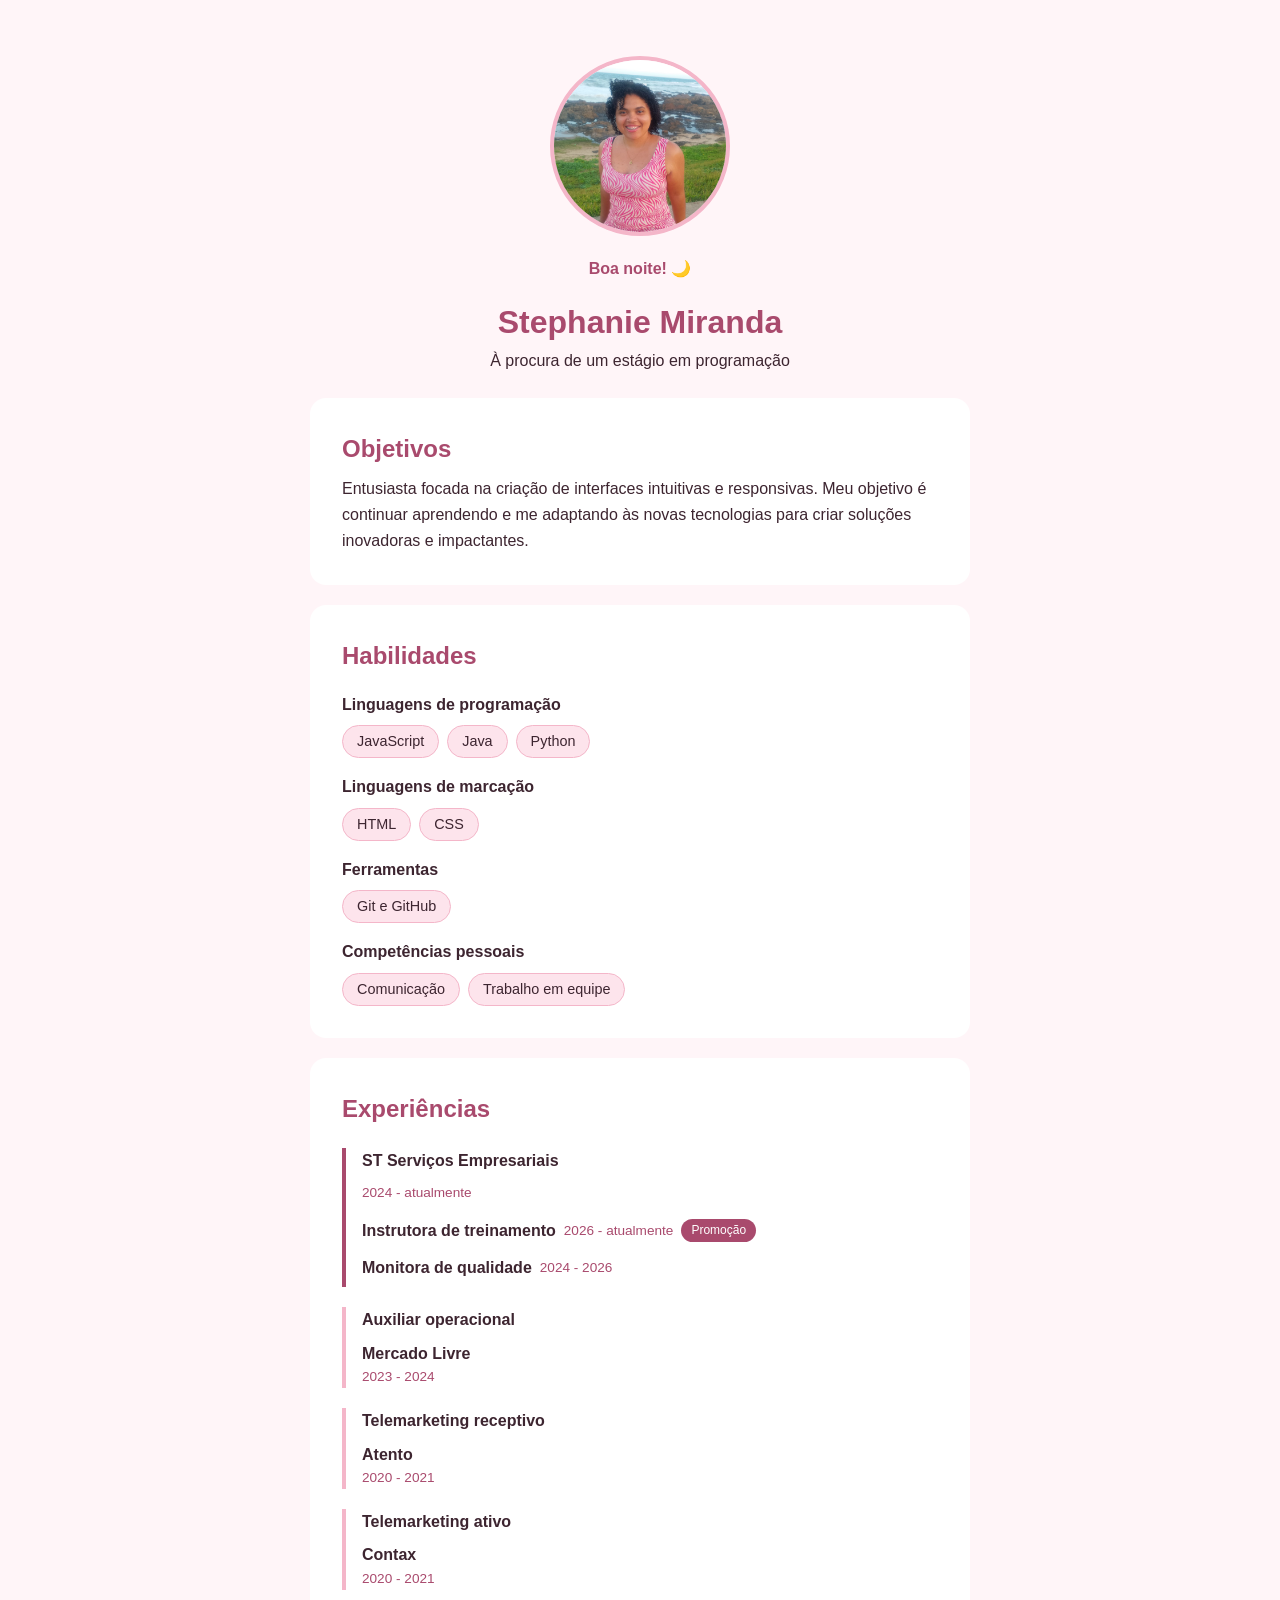
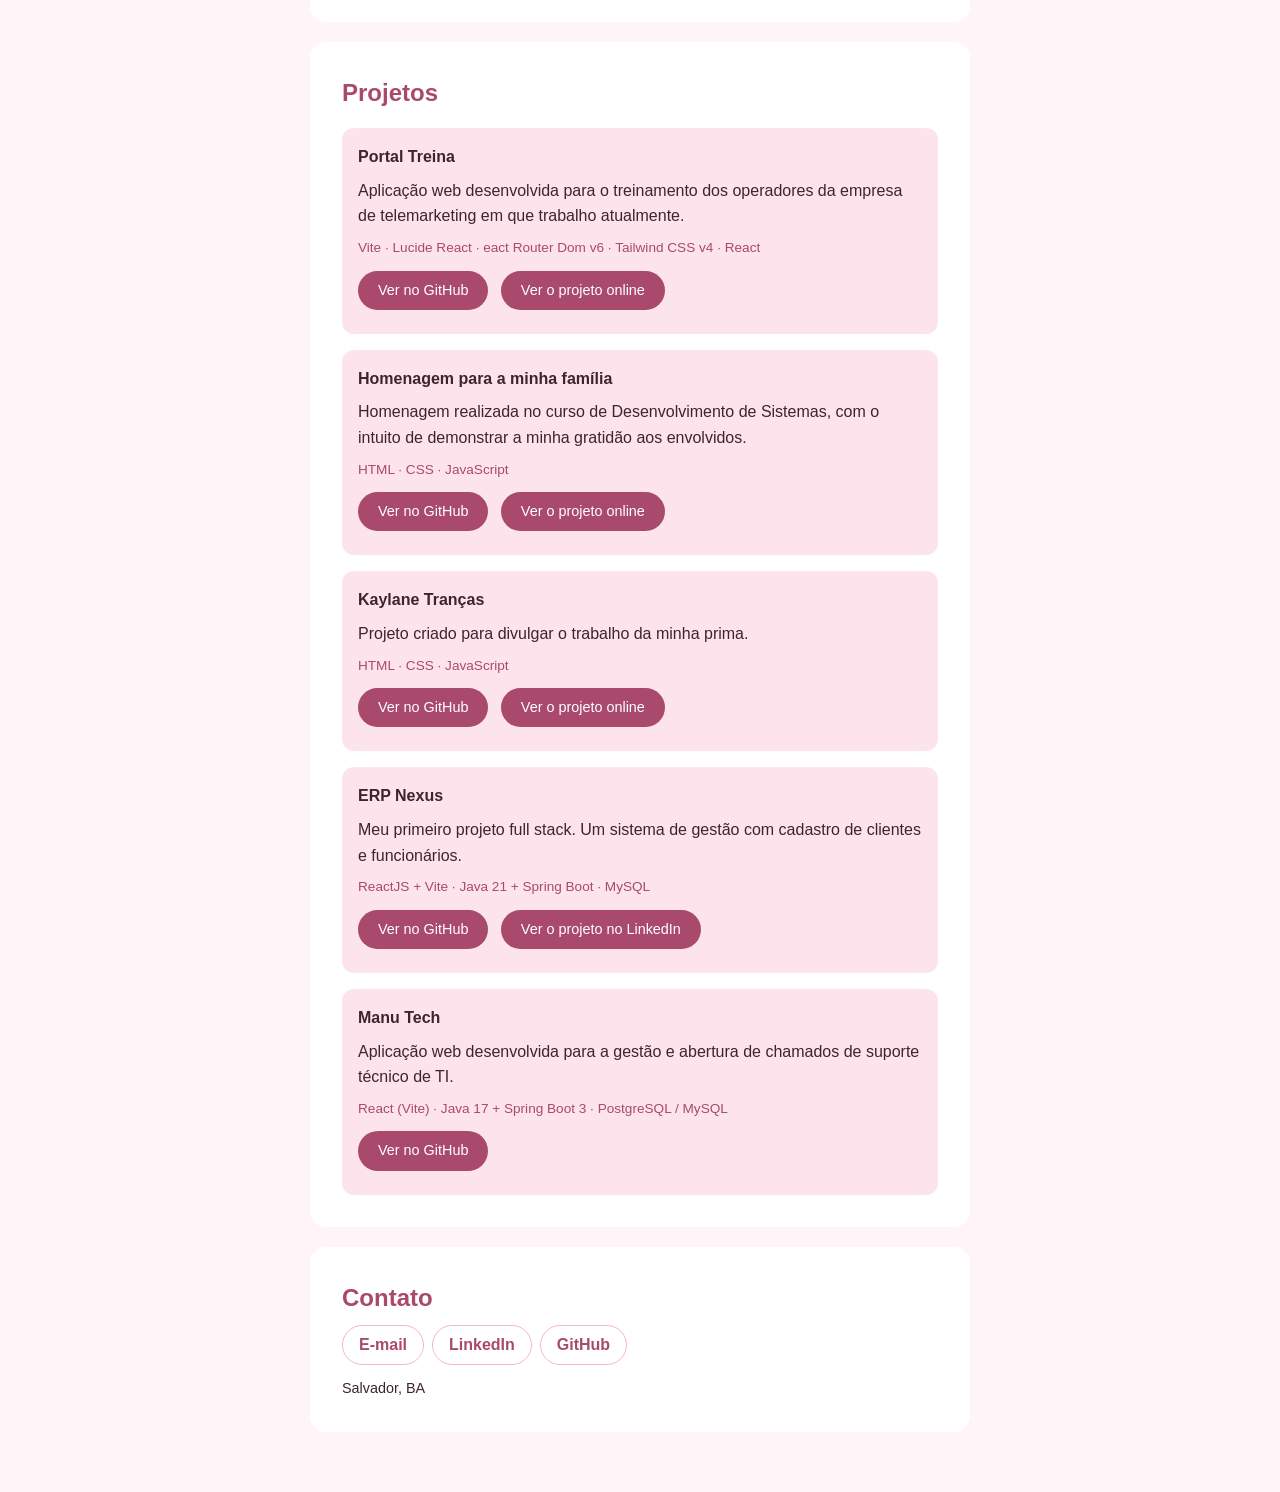
<file: index.html>
<!DOCTYPE html>
<html lang="pt-BR">

<head>
    <meta charset="UTF-8">
    <meta name="viewport" content=" width=device-width, initial-scale=1.0">
    <title>Stephanie - Portifólio</title>
    <link rel="stylesheet" href="css/estilo.css">
</head>


<body>
    <header class="cabecalho">
        <img class="foto" src="./img/foto.jpg" alt="Foto - Stephanie">
        <p id="saudacao" class="saudacao"> </p>
        <h1>Stephanie Miranda</h1>
        <p class="titulo">À procura de um estágio em programação</p>

    </header>
    <main>
        <section id="objetivo">
            <h2>Objetivos</h2>
            <p>Entusiasta focada na criação de
                interfaces intuitivas e responsivas.
                Meu objetivo é continuar
                aprendendo e me adaptando às
                novas tecnologias para criar
                soluções inovadoras e
                impactantes.</p>

        </section>
        <section id="habilidades">
            <h2>Habilidades</h2>

            <h3>Linguagens de programação</h3>
            <ul class="lista-habilidades">
                <li>JavaScript</li>
                <li>Java</li>
                <li>Python</li>
            </ul>

            <h3>Linguagens de marcação</h3>
            <ul class="lista-habilidades">
                <li>HTML</li>
                <li>CSS</li>
            </ul>

            <h3>Ferramentas</h3>
            <ul class="lista-habilidades">
                <li>Git e GitHub</li>
            </ul>

            <h3>Competências pessoais</h3>
            <ul class="lista-habilidades">
                <li>Comunicação</li>
                <li>Trabalho em equipe</li>
            </ul>

        </section>
        <section id="experiencias">
            <h2>Experiências</h2>

            <article class="experiencia destaque">
                <h3>ST Serviços Empresariais</h3>
                <p class="periodo"> 2024 - atualmente </p>

                <ul class="cargos">
                    <li>
                        <strong>Instrutora de treinamento</strong>
                        <span class="periodo">2026 - atualmente</span>
                        <span class="selo"> Promoção</span>
                    </li>

                    <li>
                        <strong>Monitora de qualidade</strong>
                        <span class="periodo">2024 - 2026</span>
                    </li>
                </ul>

            </article>
            <article class="experiencia">
                <h3>Auxiliar operacional</h3>
                <p class="empresa"> Mercado Livre</p>
                <p class="periodo"> 2023 - 2024</p>
            </article>

            <article class="experiencia">
                <h3>Telemarketing receptivo</h3>
                <p class="empresa">Atento</p>
                <p class="periodo"> 2020 - 2021</p>
            </article>

            <article class="experiencia">
                <h3>Telemarketing ativo</h3>
                <p class="empresa"> Contax</p>
                <p class="periodo">2020 - 2021 </p>
            </article>
        </section>

        <section id="projetos">
            <h2>Projetos</h2>

            <!-- Portal Treina-->
            <article class="projeto">
                <h3>Portal Treina</h3>
                <p>
                    Aplicação web desenvolvida para o treinamento dos operadores da empresa de telemarketing em que
                    trabalho atualmente.
                </p>
                <p class="tecnologias"> Vite · Lucide React · eact Router Dom v6 · Tailwind CSS v4 · React</p>
                <a class="botao" href="https://github.com/xstephaniexsouzax/Treinamentos" target="_blank"
                    rel="noopener noreferrer">Ver no GitHub</a>
                <a class="botao" href="https://treinamento-nine-azure.vercel.app/" target="_blank"
                    rel="noopener noreferrer">Ver o projeto online</a>
            </article>


            <!-- Homenagem -->
            <article class="projeto">
                <h3>Homenagem para a minha família</h3>
                <p>Homenagem realizada no curso de Desenvolvimento de Sistemas,
                    com o intuito de demonstrar a minha gratidão aos envolvidos.
                </p>
                <p class="tecnologias"> HTML · CSS · JavaScript</p>
                <a class="botao" href="https://github.com/xstephaniexsouzax/Homenagem" target="_blank"
                    rel="noopener noreferrer">Ver no GitHub</a>
                <a class="botao" href="https://homenagem-zeta.vercel.app/" target="_blank" rel="noopener noreferrer">Ver
                    o projeto online</a>
            </article>

            <!-- Kaylane Tranças -->
            <article class="projeto">
                <h3>Kaylane Tranças</h3>
                <p>
                    Projeto criado para divulgar o trabalho da minha prima.
                </p>
                <p class="tecnologias"> HTML · CSS · JavaScript</p>
                <a class="botao" href="https://github.com/xstephaniexsouzax/kaylane-trancas-landing-page"
                    target="_blank" rel="noopener noreferrer">Ver no GitHub</a>
                <a class="botao" href="https://kaylane-trancas-landing-page.vercel.app/" target="_blank"
                    rel="noopener noreferrer">Ver o projeto online</a>
            </article>

            <!-- ERP Nexus -->
            <article class="projeto">
                <h3>ERP Nexus</h3>
                <p>
                    Meu primeiro projeto full stack. Um sistema de gestão com cadastro de clientes e funcionários.
                </p>
                <p class="tecnologias"> ReactJS + Vite · Java 21 + Spring Boot · MySQL</p>
                <a class="botao" href="https://github.com/xstephaniexsouzax/AtividadeFullStack30.06.2026"
                    target="_blank" rel="noopener noreferrer">Ver no GitHub</a>
                <a class="botao" href="https://lnkd.in/p/dg-jmSgu" target="_blank" rel="noopener noreferrer">Ver o
                    projeto no LinkedIn</a>
            </article>

            <!-- Manu Tech-->
            <article class="projeto">
                <h3>Manu Tech</h3>
                <p>
                    Aplicação web desenvolvida para a gestão e abertura de chamados de suporte técnico de TI.
                </p>
                <p class="tecnologias"> React (Vite) · Java 17 + Spring Boot 3 · PostgreSQL / MySQL</p>
                <a class="botao" href="https://github.com/AlvaroCoe/projeto-manu-back" target="_blank"
                    rel="noopener noreferrer">Ver no GitHub</a>
            </article>

        </section>

        <section id="contato">
            <h2>Contato</h2>

            <ul class="lista-contato">
                <li><a href="mailto:stephaniesis024@gmail.com">E-mail</a></li>
                <li><a href="https://www.linkedin.com/in/stephanie-miranda-962585301" target="_blank"
                        rel="noopener noreferrer">LinkedIn</a></li>
                <li><a href="https://github.com/xstephaniexsouzax" target="_blank" rel="noopener noreferrer">GitHub</a>
                </li>
            </ul>

            <p class="localizacao"> Salvador, BA</p>
        </section>

    </main>
    <script src="js/script.js"></script>
</body>

</html>
</file>
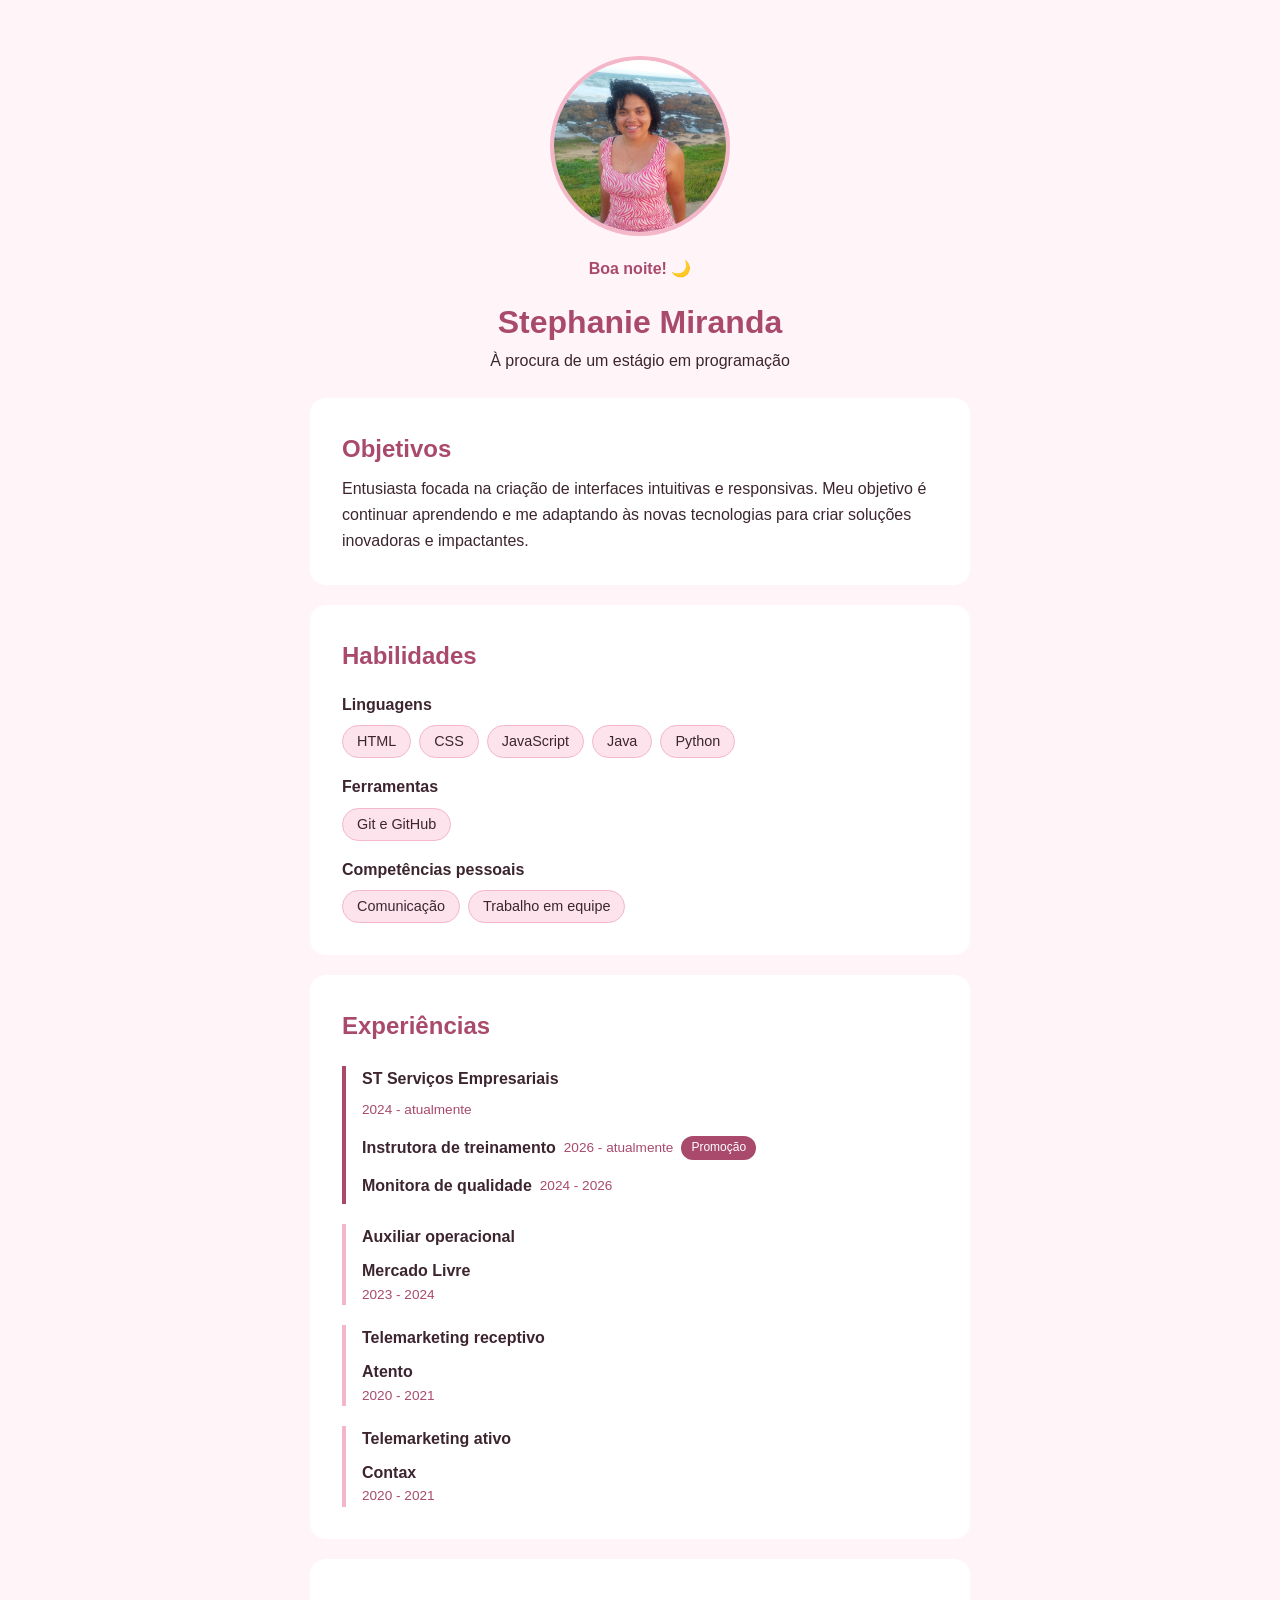
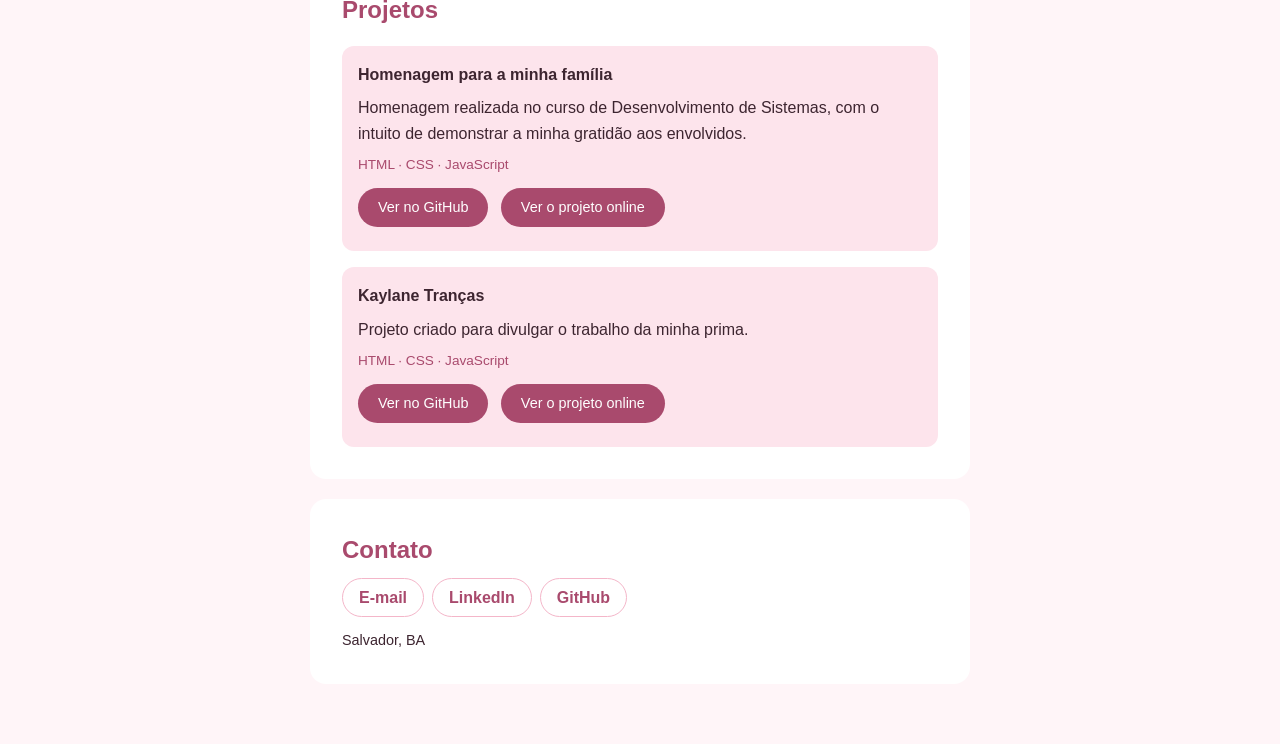
<file: portfolio/index.html>
<!DOCTYPE html>
<html lang="pt-BR">

<head>
    <meta charset="UTF-8">
    <meta name="viewport" content=" width=device-width, initial-scale=1.0">
    <title>Stephanie - Portifólio</title>
    <link rel="stylesheet" href="css/estilo.css">
</head>


<body>
    <header class="cabecalho">
        <img class="foto" src="./img/foto.jpg" alt="Foto - Stephanie">
        <p id="saudacao" class="saudacao"> </p>
        <h1>Stephanie Miranda</h1>
        <p class="titulo">À procura de um estágio em programação</p>
        
    </header>
    <main>
        <section id="objetivo">
            <h2>Objetivos</h2>
            <p>Entusiasta focada na criação de
                interfaces intuitivas e responsivas.
                Meu objetivo é continuar
                aprendendo e me adaptando às
                novas tecnologias para criar
                soluções inovadoras e
                impactantes.</p>

        </section>
        <section id="habilidades">
            <h2>Habilidades</h2>

            <h3>Linguagens</h3>
            <ul class="lista-habilidades">
                <li>HTML</li>
                <li>CSS</li>
                <li>JavaScript</li>
                <li>Java</li>
                <li>Python</li>
            </ul>

            <h3>Ferramentas</h3>
            <ul class="lista-habilidades">
                <li>Git e GitHub</li>
            </ul>

            <h3>Competências pessoais</h3>
            <ul class="lista-habilidades">
                <li>Comunicação</li>
                <li>Trabalho em equipe</li>
            </ul>

        </section>
        <section id="experiencias">
            <h2>Experiências</h2>

            <article class="experiencia destaque">
                <h3>ST Serviços Empresariais</h3>
                <p class="periodo"> 2024 - atualmente </p>

                <ul class="cargos">
                    <li>
                        <strong>Instrutora de treinamento</strong>
                        <span class="periodo">2026 - atualmente</span>
                        <span class="selo"> Promoção</span>
                    </li>

                    <li>
                        <strong>Monitora de qualidade</strong>
                        <span class="periodo">2024 - 2026</span>
                    </li>
                </ul>

            </article>
            <article class="experiencia">
                <h3>Auxiliar operacional</h3>
                <p class="empresa"> Mercado Livre</p>
                <p class="periodo"> 2023 - 2024</p>
            </article>

            <article class="experiencia">
                <h3>Telemarketing receptivo</h3>
                <p class="empresa">Atento</p>
                <p class="periodo"> 2020 - 2021</p>
            </article>

            <article class="experiencia">
                <h3>Telemarketing ativo</h3>
                <p class="empresa"> Contax</p>
                <p class="periodo">2020 - 2021 </p>
            </article>
        </section>

        <section id="projetos">
            <h2>Projetos</h2>
            <article class="projeto">
                <h3>Homenagem para a minha família</h3>
                <p>Homenagem realizada no curso de Desenvolvimento de Sistemas,
                    com o intuito de demonstrar a minha gratidão aos envolvidos.
                </p>
                <p class="tecnologias"> HTML · CSS · JavaScript</p>
                <a class="botao" href="https://github.com/xstephaniexsouzax/Homenagem" target="_blank"
                    rel="noopener noreferrer">Ver no GitHub</a>
                <a class="botao" href="https://homenagem-zeta.vercel.app/" target="_blank" rel="noopener noreferrer">Ver
                    o projeto online</a>
            </article>

            <article class="projeto">
                <h3>Kaylane Tranças</h3>
                <p>
                    Projeto criado para divulgar o trabalho da minha prima.
                </p>
                <p class="tecnologias"> HTML · CSS · JavaScript</p>
                <a class="botao" href="https://github.com/xstephaniexsouzax/kaylane-trancas-landing-page"
                    target="_blank" rel="noopener noreferrer">Ver no GitHub</a>
                <a class="botao" href="https://kaylane-trancas-landing-page.vercel.app/" target="_blank"
                    rel="noopener noreferrer">Ver o projeto online</a>
            </article>
        </section>

        <section id="contato">
            <h2>Contato</h2>

            <ul class="lista-contato">
                <li><a href="mailto:stephaniesis024@gmail.com">E-mail</a></li>
                <li><a href="https://www.linkedin.com/in/seu-perfil" target="_blank"
                        rel="noopener noreferrer">LinkedIn</a></li>
                <li><a href="https://github.com/xstephaniexsouzax" target="_blank" rel="noopener noreferrer">GitHub</a>
                </li>
            </ul>

            <p class="localizacao"> Salvador, BA</p>
        </section>

    </main>
    <script src="js/script.js"></script>
</body>

</html>
</file>
<file: css/estilo.css>
:root{
    --fundo: #fff5f8;
    --cartao: #FDE4EC;
    --rosa-suave: #F4B6C9;
    --rosa-medio:  #E58FAC;
    --rosa-escuro: #A94A6D;
    --texto: #3D2530;
}

*{
    margin: 0;
    padding: 0;
    box-sizing: border-box;
}

body{
    font-family: 'Segoe UI', Arial,sans-serif;
    background-color: var(--fundo);
    color: var(--texto);
    line-height: 1.6;
}

.cabecalho{
    text-align: center;
    padding: 40px 20px 24px;
}

.foto{
    width: 150px;
    height: 150px;
    border-radius: 50%;
    object-fit: cover;
    border: 4px solid var(--rosa-suave);
}

.cabecalho h1{
    margin-top: 16px;
    color: var(--rosa-escuro);
}
main{
    max-width: 700px;
    margin: 0 auto;
    padding: 0 20px 40px;
}

section{
    background-color: white;
    border-radius: 16px;
    padding: 24px;
    margin-bottom: 20px;
}

section h2{
    color: var(--rosa-escuro);
    margin-bottom: 8px;
}
section h3{
    font-size: 1rem;
    margin-top: 16px;
    margin-bottom: 8px;
}

.lista-habilidades{
    list-style: none;
    display: flex;
    flex-wrap: wrap;
    gap: 8px;
}

.lista-habilidades li{
    background-color: var(--cartao);
    color: var(--texto);
    border: 1px solid var(--rosa-suave);
    border-radius: 999px;
    padding: 4px 14px;
    font-size: 0.9rem;
}
.experiencia{
    border-left: 4px solid var(--rosa-suave);
    padding-left: 16px;
    margin-top: 20px;
}
.experiencia h3{
    margin-top: 0;
}

.destaque{
    border-left-color: var(--rosa-escuro);
}
.empresa{
    font-weight: 600;
}
.periodo{
    font-size: 0.85rem;
    color: var(--rosa-escuro);
}
.cargos {
    list-style:none;
    margin-top: 8px;
}

.cargos li{
    display: flex;
    flex-wrap: wrap;
    align-items: center;
    gap: 8px;
    padding: 6px 0;
}

.selo{
    background-color: var(--rosa-escuro);
    color: white;
    font-size: 0.75rem;
    padding: 2px 10px;
    border-radius: 999px;
}
.projeto{
    background-color: var(--cartao);
    border-radius: 12px;
    padding: 16px;
    margin-top: 16px;
}

.projeto h3{
    margin-top: 0;
}

.tecnologias{
    font-size: 0.85em;
    color: var(--rosa-escuro);
    margin: 8px 0 12px;
}
.botao{
    display: inline-block;
    background-color: var(--rosa-escuro);
    color: white;
    padding: 8px 20px;
    border-radius: 999px;
    text-decoration: none;
    font-size: 0.9rem;
    margin: 0 8px 8px 0;
}

.botao:hover{
    opacity: 0.85;
}

.lista-contato{
    list-style: none;
    display: flex;
    flex-wrap: wrap;
    gap: 8px;
}

.lista-contato a {
    display: inline-block;
    background-color: white;
    color: var(--rosa-escuro);
    border: 1px solid var(--rosa-suave);
    border-radius: 999px;
    padding: 6px 16px;
    text-decoration: none;
    font-weight: 600;
}

.lista-contato a:hover{
    background-color: var(--cartao);
}

.localizacao{
    margin-top: 12px;
    font-size: 0.9rem;
}


@media(min-width:768px){
    .foto{
        width: 180px;
        height: 180px;
    }
    .cabecalho{
        padding-top: 56px;
    }
    section{
        padding: 32px;
    }
}

.saudacao{
    color: var(--rosa-escuro);
    font-weight: 600;
    margin-top: 12px;
}
</file>
<file: portfolio/css/estilo.css>
:root{
    --fundo: #fff5f8;
    --cartao: #FDE4EC;
    --rosa-suave: #F4B6C9;
    --rosa-medio:  #E58FAC;
    --rosa-escuro: #A94A6D;
    --texto: #3D2530;
}

*{
    margin: 0;
    padding: 0;
    box-sizing: border-box;
}

body{
    font-family: 'Segoe UI', Arial,sans-serif;
    background-color: var(--fundo);
    color: var(--texto);
    line-height: 1.6;
}

.cabecalho{
    text-align: center;
    padding: 40px 20px 24px;
}

.foto{
    width: 150px;
    height: 150px;
    border-radius: 50%;
    object-fit: cover;
    border: 4px solid var(--rosa-suave);
}

.cabecalho h1{
    margin-top: 16px;
    color: var(--rosa-escuro);
}
main{
    max-width: 700px;
    margin: 0 auto;
    padding: 0 20px 40px;
}

section{
    background-color: white;
    border-radius: 16px;
    padding: 24px;
    margin-bottom: 20px;
}

section h2{
    color: var(--rosa-escuro);
    margin-bottom: 8px;
}
section h3{
    font-size: 1rem;
    margin-top: 16px;
    margin-bottom: 8px;
}

.lista-habilidades{
    list-style: none;
    display: flex;
    flex-wrap: wrap;
    gap: 8px;
}

.lista-habilidades li{
    background-color: var(--cartao);
    color: var(--texto);
    border: 1px solid var(--rosa-suave);
    border-radius: 999px;
    padding: 4px 14px;
    font-size: 0.9rem;
}
.experiencia{
    border-left: 4px solid var(--rosa-suave);
    padding-left: 16px;
    margin-top: 20px;
}
.experiencia h3{
    margin-top: 0;
}

.destaque{
    border-left-color: var(--rosa-escuro);
}
.empresa{
    font-weight: 600;
}
.periodo{
    font-size: 0.85rem;
    color: var(--rosa-escuro);
}
.cargos {
    list-style:none;
    margin-top: 8px;
}

.cargos li{
    display: flex;
    flex-wrap: wrap;
    align-items: center;
    gap: 8px;
    padding: 6px 0;
}

.selo{
    background-color: var(--rosa-escuro);
    color: white;
    font-size: 0.75rem;
    padding: 2px 10px;
    border-radius: 999px;
}
.projeto{
    background-color: var(--cartao);
    border-radius: 12px;
    padding: 16px;
    margin-top: 16px;
}

.projeto h3{
    margin-top: 0;
}

.tecnologias{
    font-size: 0.85em;
    color: var(--rosa-escuro);
    margin: 8px 0 12px;
}
.botao{
    display: inline-block;
    background-color: var(--rosa-escuro);
    color: white;
    padding: 8px 20px;
    border-radius: 999px;
    text-decoration: none;
    font-size: 0.9rem;
    margin: 0 8px 8px 0;
}

.botao:hover{
    opacity: 0.85;
}

.lista-contato{
    list-style: none;
    display: flex;
    flex-wrap: wrap;
    gap: 8px;
}

.lista-contato a {
    display: inline-block;
    background-color: white;
    color: var(--rosa-escuro);
    border: 1px solid var(--rosa-suave);
    border-radius: 999px;
    padding: 6px 16px;
    text-decoration: none;
    font-weight: 600;
}

.lista-contato a:hover{
    background-color: var(--cartao);
}

.localizacao{
    margin-top: 12px;
    font-size: 0.9rem;
}


@media(min-width:768px){
    .foto{
        width: 180px;
        height: 180px;
    }
    .cabecalho{
        padding-top: 56px;
    }
    section{
        padding: 32px;
    }
}

.saudacao{
    color: var(--rosa-escuro);
    font-weight: 600;
    margin-top: 12px;
}
</file>
